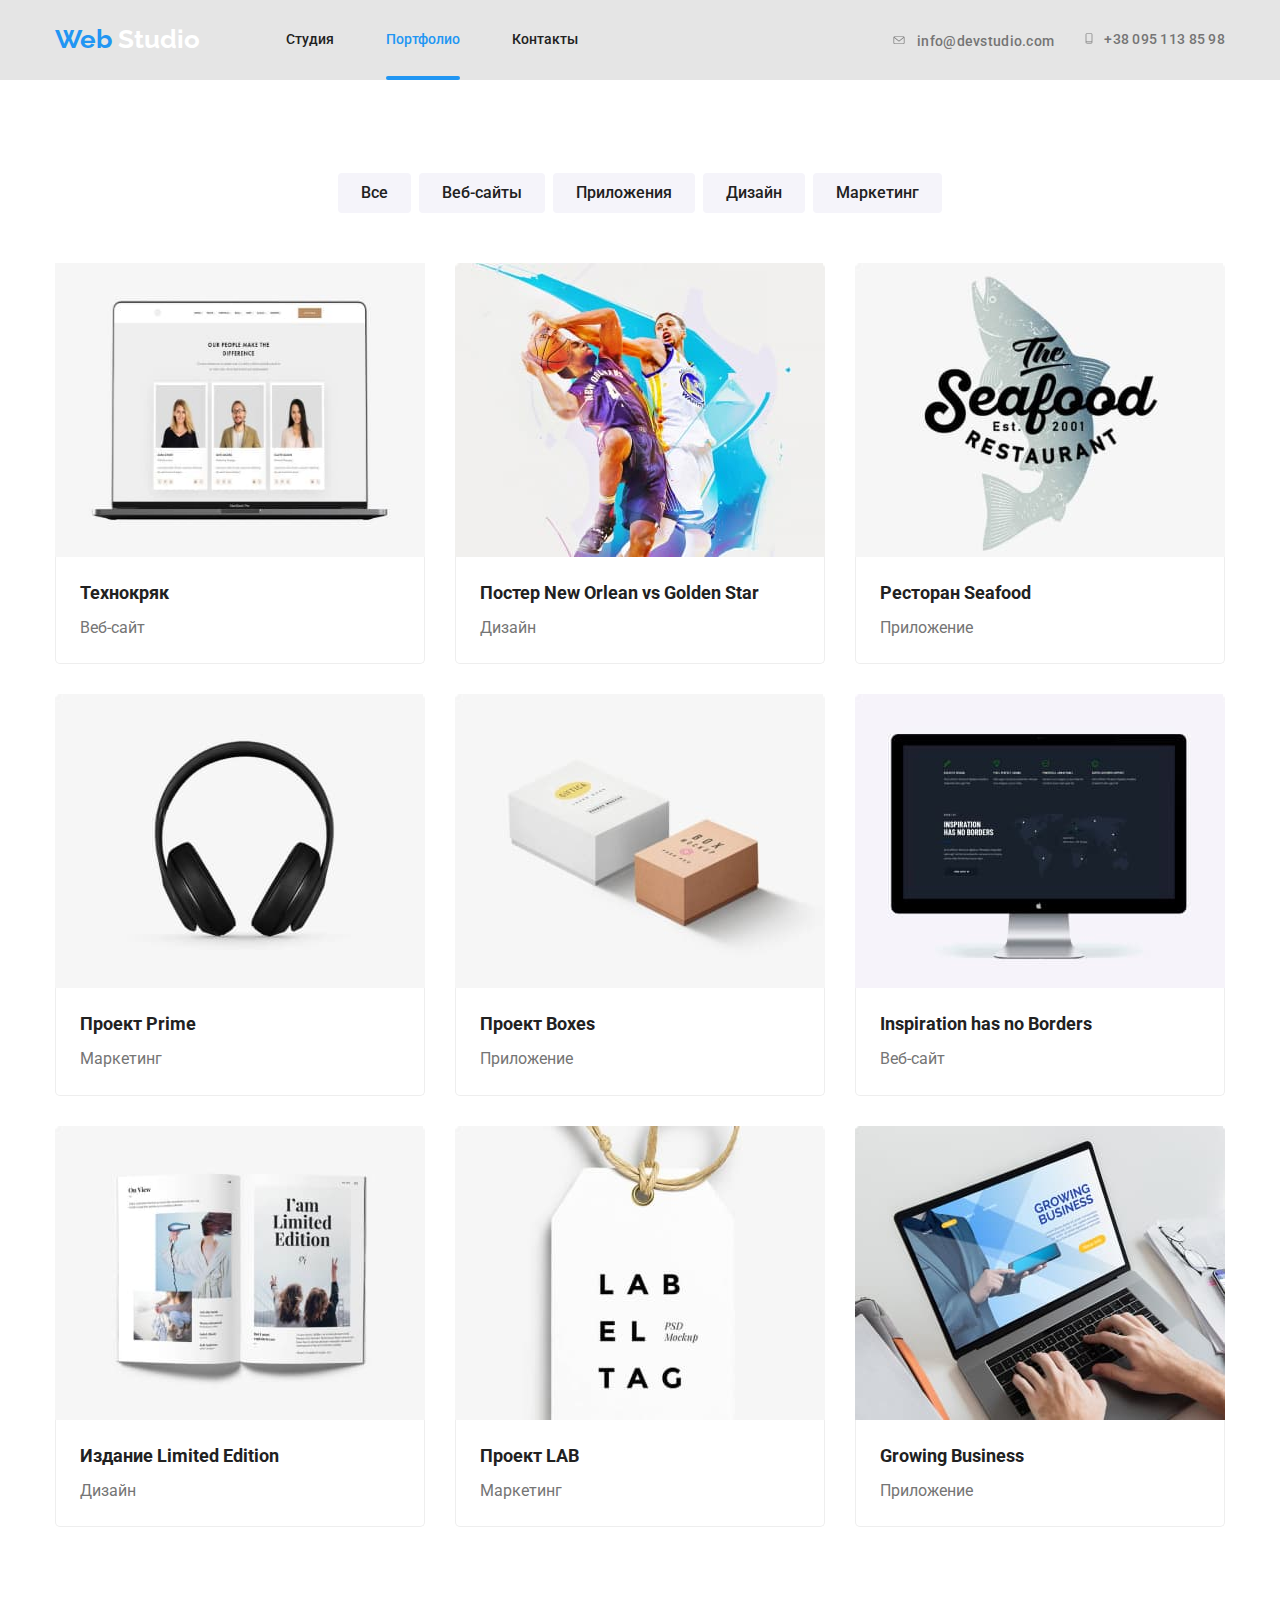
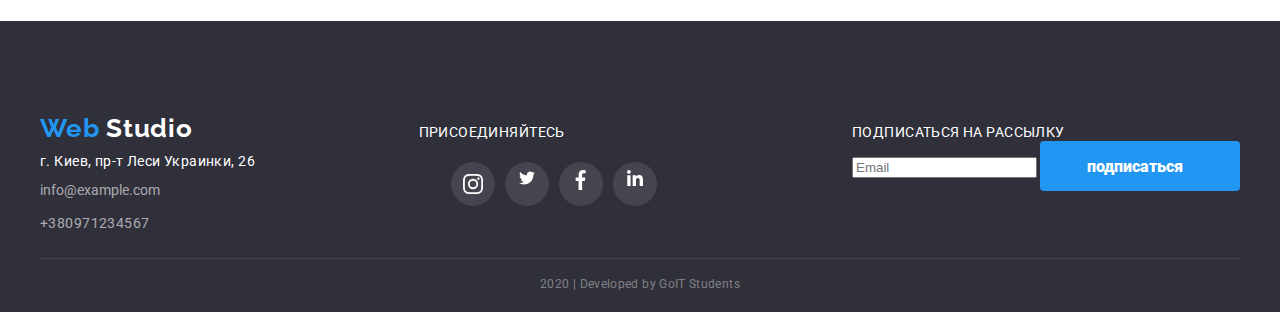
<file: portfolio.html>
<!DOCTYPE html>
<html lang="ru">
  <head>
    <meta charset="UTF-8" />
    <meta name="viewport" content="width=device-width, initial-scale=1.0" />
    <link
      href="https://fonts.googleapis.com/css2?family=Raleway:wght@700;900&family=Roboto:wght@400;500;700;900&display=swap"
      rel="stylesheet"
    />
    <title>Document</title>
    <link rel="stylesheet" href="./css/styles.css" />
  </head>
  <body>
    <!-- Шапка сайта -->
    <header class="header">
      <div class="container header-links">
        <nav class="nav">
          <a href="" class="logo" rel=""
            >Web <span class="logo-web">Studio</span>
          </a>
          <ul class="list-nav list">
            <li class="item">
              <a href="./index.html" class="link" rel="">Студия</a>
            </li>
            <li class="item">
              <a href="./portfolio.html" class="link current" rel=""
                >Портфолио</a
              >
            </li>
            <li class="item"><a href="" class="link" rel="">Контакты</a></li>
          </ul>
        </nav>
        <address class="main-adr">
          <ul class="auth-nav list">
            <li class="item navigation">
              <a href="/" class="link trew" rel="">
                <svg class="gmail icon">
                  <use
                    href="images/sprayt.svg#gmail"
                    width="16"
                    height="11"
                    x=""
                    y="2"
                    class="telef-use"
                  ></use>
                </svg>
                info@devstudio.com
              </a>
            </li>

            <li class="item navigation">
              <a href="tel:+380951138598" class="telefon link trew">
                <svg class="telef icon">
                  <use
                    href="images/sprayt.svg#telefon"
                    width="10"
                    height="15"
                    x=""
                    y=""
                    class="telef-use"
                  ></use>
                </svg>
                +38 095 113 85 98
              </a>
            </li>
          </ul>
        </address>
      </div>
    </header>

    <!--Герой-->
    <!-- <h1>Страница портфолио </h1> -->
    <main class="mein">
      <div class="contein">
        <ul class="projects list">
          <li class="bot">
            <button type="button" class="one">Все</button>
          </li>
          <li class="bot">
            <button type="button" class="one">Веб-сайты</button>
          </li>
          <li class="bot">
            <button type="button" class="one">Приложения</button>
          </li>
          <li class="bot">
            <button type="button" class="one">Дизайн</button>
          </li>
          <li class="bot">
            <button type="button" class="one">Маркетинг</button>
          </li>
        </ul>
      </div>

      <!--Сайт-->

      <div class="jk">
        <ul class="list flex-container">
          <li class="flex-element">
            <a href="" class="list-nav">
              <div class="overl">
                <img
                  src="./foto/imgportf.jpg"
                  alt=""
                  width="370"
                  height="294"
                  class="img"
                />
                <p class="project-descript">
                  Технокряк это современная площадка распространения
                  коронавируса. Компании используют эту платформу для цифрового
                  шпионажа и атак на защищённые сервера конкурентов.
                </p>
              </div>
              <div class="border">
                <h2 class="title-name">Технокряк</h2>
                <p class="text list">Веб-сайт</p>
              </div>
            </a>
          </li>

          <li class="flex-element">
            <a href="" class="list-nav">
              <div class="overl">
                <img
                  src="./foto/img(1).jpg"
                  alt=""
                  width="370"
                  height="294"
                  class="img"
                />
                <p class="project-descript">
                  Технокряк это современная площадка распространения
                  коронавируса. Компании используют эту платформу для цифрового
                  шпионажа и атак на защищённые сервера конкурентов.
                </p>
              </div>
              <div class="border">
                <h2 class="title-name">Постер New Orlean vs Golden Star</h2>
                <p class="text list">Дизайн</p>
              </div>
            </a>
          </li>

          <li class="flex-element">
            <a href="" class="list-nav">
              <div class="overl">
                <img
                  src="./foto/img(2).jpg"
                  alt=""
                  width="370"
                  height="294"
                  class="img"
                />
                <p class="project-descript">
                  Технокряк это современная площадка распространения
                  коронавируса. Компании используют эту платформу для цифрового
                  шпионажа и атак на защищённые сервера конкурентов.
                </p>
              </div>
              <div class="border">
                <h2 class="title-name">Ресторан Seafood</h2>
                <p class="text list">Приложение</p>
              </div>
            </a>
          </li>

          <li class="flex-element">
            <a href="" class="list-nav">
              <div class="overl">
                <img
                  src="./foto/img(3).jpg"
                  alt=""
                  width="370"
                  height="294"
                  class="img"
                />
                <p class="project-descript">
                  Технокряк это современная площадка распространения
                  коронавируса. Компании используют эту платформу для цифрового
                  шпионажа и атак на защищённые сервера конкурентов.
                </p>
              </div>
              <div class="border">
                <h2 class="title-name">Проект Prime</h2>
                <p class="text list">Маркетинг</p>
              </div>
            </a>
          </li>

          <li class="flex-element">
            <a href="" class="list-nav">
              <div class="overl">
                <img
                  src="./foto/img(4).jpg"
                  alt=""
                  width="370"
                  height="294"
                  class="img"
                />
                <p class="project-descript">
                  Технокряк это современная площадка распространения
                  коронавируса. Компании используют эту платформу для цифрового
                  шпионажа и атак на защищённые сервера конкурентов.
                </p>
              </div>
              <div class="border">
                <h2 class="title-name">Проект Boxes</h2>
                <p class="text list">Приложение</p>
              </div>
            </a>
          </li>

          <li class="flex-element">
            <a href="" class="list-nav">
              <div class="overl">
                <img
                  src="./foto/img(5).jpg"
                  alt=""
                  width="370"
                  height="294"
                  class="img"
                />
                <p class="project-descript">
                  Технокряк это современная площадка распространения
                  коронавируса. Компании используют эту платформу для цифрового
                  шпионажа и атак на защищённые сервера конкурентов.
                </p>
              </div>
              <div class="border">
                <h2 class="title-name">Inspiration has no Borders</h2>
                <p class="text list">Веб-сайт</p>
              </div>
            </a>
          </li>

          <li class="flex-element">
            <a href="" class="list-nav">
              <div class="overl">
                <img
                  src="./foto/img(6).jpg"
                  alt=""
                  width="370"
                  height="294"
                  class="img"
                />
                <p class="project-descript">
                  Технокряк это современная площадка распространения
                  коронавируса. Компании используют эту платформу для цифрового
                  шпионажа и атак на защищённые сервера конкурентов.
                </p>
              </div>
              <div class="border">
                <h2 class="title-name">Издание Limited Edition</h2>
                <p class="text list">Дизайн</p>
              </div>
            </a>
          </li>
          <li class="flex-element">
            <a href="" class="list-nav">
              <div class="overl">
                <img
                  src="./foto/img(7).jpg"
                  alt=""
                  width="370"
                  height="294"
                  class="img"
                />
                <p class="project-descript">
                  Технокряк это современная площадка распространения
                  коронавируса. Компании используют эту платформу для цифрового
                  шпионажа и атак на защищённые сервера конкурентов.
                </p>
              </div>
              <div class="border">
                <h2 class="title-name">Проект LAB</h2>
                <p class="text list">Маркетинг</p>
              </div>
            </a>
          </li>

          <li class="flex-element">
            <a href="" class="list-nav">
              <div class="overl">
                <img
                  src="./foto/img(8).jpg"
                  alt=""
                  width="370"
                  height="294"
                  class="img"
                />
                <p class="project-descript">
                  Технокряк это современная площадка распространения
                  коронавируса. Компании используют эту платформу для цифрового
                  шпионажа и атак на защищённые сервера конкурентов.
                </p>
              </div>
              <div class="border">
                <h2 class="title-name">Growing Business</h2>
                <p class="text list">Приложение</p>
              </div>
            </a>
          </li>
        </ul>
      </div>
    </main>

    <!-- Футер -->
    <footer class="page-footer">
      <div class="footer">
        <address class="address">
          <!-- <a href="./index.html" class="logo"></a> -->
          <a href="" class="logo logo-footer" rel=""
            >Web<span class="logo-web"> Studio</span>
          </a>

          <span class="address-paragraph">г. Киев, пр-т Леси Украинки, 26</span>
          <a href="" class="address-mail">info@example.com </a>

          <a href="tel:+380971234567" class="address-telefon">
            +380971234567
          </a>
        </address>
        <div class="join">
          <p class="join-paragraph">присоединяйтесь</p>
          <ul class="social-networks list link fot-ul">
            <li class="networks-inst netwo faseb">
              <a href="" aria-label="Facebook Link" class="social-link">
                <svg class="social-icon faseb-icon">
                  <use
                    href="images/sprayt.svg#instagram"
                    width="20"
                    height="20"
                  ></use>
                </svg>
              </a>
            </li>

            <li class="networks-tvit netwo faseb">
              <a href="" aria-label="Instagram Link">
                <svg class="social-icon faseb-icon">
                  <use
                    href="images/sprayt.svg#twitter"
                    width="20"
                    height="16"
                  ></use>
                </svg>
              </a>
            </li>

            <li class="networks-f netwo faseb">
              <a href="" aria-label="Twitter Link">
                <svg class="social-icon faseb-icon">
                  <use
                    href="images/sprayt.svg#facebook"
                    width="20"
                    height="20"
                  ></use>
                </svg>
              </a>
            </li>

            <li class="networks-link netwo faseb">
              <a href="" aria-label="Linkedin Link">
                <svg class="social-icon faseb-icon">
                  <use
                    href="images/sprayt.svg#linkedin"
                    width="20"
                    height="16"
                  ></use>
                </svg>
              </a>
            </li>
          </ul>
        </div>
        <div class="subscription">
          <p class="subscription-name">подписаться на рассылку</p>
          <form class="form">
            <input type="email" name="email" placeholder="Email" />
            <button class="buton">подписаться</button>
          </form>
        </div>
      </div>

      <div class="developed">
        2020 | Developed by GoIT Students
      </div>
    </footer>
  </body>
</html>
</file>
<file: css/styles.css>
html {
  box-sizing: border-box;
}

*,
*::before,
*::after {
  box-sizing: inherit;
}

/* Основной цвет  #757575 */
/* Вторичный цвет  #212121 */
/* акцент  #2196F3 */
/* белий:#FFFFFF */
/* футер: rgba(255, 255, 255, 0.4) */
/* background: #F5F4FA; */
:root {
  --primary-text-color: #757575;
  --title-text-color: #212121;
  --accent-color: #2196f3;
  --primary-white-color: #ffffff;
  --background: #e5e5e5;
  --футер: #2f303a;
  --футер: rgba(255, 255, 255, 0.4);
}

body {
  margin: 0;
  /* padding-top: 80px; */
  color: #757575;
  background-color: var(--background);
  font-family: roboto, sans-serif;
  font-size: 14px;
  line-height: 1.7;
}
img {
  display: block;
  max-width: 100%;
  height: auto;
}

.list {
  list-style: none;
}
.container {
  width: 1200px;
  padding-left: 15px;
  padding-right: 15px;
  margin-left: auto;
  margin-right: auto;
}
/* nav */

/* кнопка */
.buton {
  display: inline-block;
  border: 1px solid transparent;
  border-radius: 4px;
  padding: 10px 32px;
  min-width: 200px;
  height: 50px;

  font-family: inherit;
  font-weight: 900;
  font-size: 16px;
  line-height: 1.9;
  text-align: center;
}
/* logo */
.logo .logo-web.studio {
  color: var(--title-text-color);
}

.logo {
  color: var(--accent-color);
  font-family: Raleway, sans-serif;
  font-weight: 700;
  font-size: 26px;
  line-height: 1.2;
  text-decoration: none;
  transition: all 250ms cubic-bezier(0.4, 0, 0.2, 1);
}
/* identical to box height */

.logo .logo-web {
  color: var(--primary-white-color);
  transition: color 250ms cubic-bezier(0.4, 0, 0.2, 1);
}

.logo .logo-web:hover {
  color: var(--accent-color);
}

.logo:hover {
  color: var(--title-text-color);
}

.header {
  width: 100%;
  background-color: var(--background);
}

.nav {
  display: flex;
  align-items: center;
}

.list {
  list-style: none;
  padding: 0;
  margin: 0;
  display: flex;
  /* justify-content: center; */
}

/* Site nav */
.list-nav .link {
  color: var(--title-text-color);

  font-weight: 500;
  font-size: 14px;
  line-height: 1.1;
  transition: color 250ms cubic-bezier(0.4, 0, 0.2, 1);
}

.auth-nav .link {
  font-weight: 500;
  font-size: 14px;
  line-height: 1.2;
  color: var(--primary-text-color);
  display: flex;

  font-style: normal;
  letter-spacing: 0.02em;
  transition: color 250ms cubic-bezier(0.4, 0, 0.2, 1);
}

.auth-nav .telefon {
  font-weight: 500;
  font-size: 14px;
  line-height: 1.2;
  color: #757575;
  text-decoration: none;

  font-style: normal;
  letter-spacing: 0.02em;
  transition: color 250ms cubic-bezier(0.4, 0, 0.2, 1);
}

.list .link {
  text-decoration: none;
}
.list-nav .link:focus,
.list-nav .link:hover {
  color: var(--accent-color);
  display: block;
  border-radius: 0px;
}

.list-nav {
  /* display: flex; */
  margin-left: 86px;
}

.list-nav .link {
  display: block;
}

.list-nav .item + .item {
  margin-left: 52px;
}

.list-nav .link.current {
  color: var(--accent-color);
}

.current {
  position: relative;
}

.current::after {
  position: absolute;
  width: 100%;
  content: "";
  margin-top: 28px;

  display: block;
  height: 4px;
  background-color: var(--accent-color);
  border-radius: 2px;
}

.header-links {
  display: flex;
  align-items: center;
  height: 80px;
}

.main-adr {
  margin-left: auto;
}

.main-adr .auth-nav {
  display: flex;
  margin-left: auto;
  justify-content: space-between;
  align-items: baseline;
}
.auth-nav .item + .item {
  margin-left: 30px;
}

.telef {
  width: 10px;
  height: 15px;
  margin-right: 10px;
}

.gmail {
  width: 16px;
  height: 13px;
  margin-right: 10px;
}
.link.trew {
  transition: all 250ms cubic-bezier(0.4, 0, 0.2, 1);
}

.link.trew:hover {
  color: var(--accent-color);
}
.link.trew:hover {
  fill: var(--accent-color);
}
.navigation {
  display: inline-flex;
}
.link.trew:focus {
  color: var(--accent-color);
}
.link.trew:focus {
  fill: var(--accent-color);
}
.link.trew {
  fill: var(--primary-text-color);
}

/* Герой */

.hero-title {
  color: var(--primary-white-color);
  margin-top: 0;
  margin-bottom: 46px;

  font-weight: 900;
  font-size: 44px;
  line-height: 1.4;
  text-align: center;
  text-transform: uppercase;
}
/* секцыя героя */
.main {
  margin: 0;
  padding: 0;
  text-align: center;
}
.hero {
  max-width: 1600px;
  min-height: 600px;
  margin-left: auto;
  margin-right: auto;
  background-image: linear-gradient(
      rgba(47, 48, 58, 0.8),
      rgba(47, 48, 58, 0.8)
    ),
    url(../images/heroy.jpg);
  background-color: var(--primary-white-color);
}

.hero-container {
  width: 646px;
  margin: 0px auto;
  padding: 200px 0px;
  text-align: center;
}

/* section */
.section .section-title {
  color: var(--title-text-color);

  font-weight: 700;
  font-size: 36px;
  line-height: 1.2;
  text-align: center;
}

/* правила */

.feature-list.list {
  margin: 0;
  padding: 0;
  display: flex;
}

.an {
  display: block;
  background: #f5f4fa;
  border-radius: 4px;
  color: black;
  width: 270px;
  height: 120px;
}
.item.icon-mobile::before {
  background-image: url("../images/clock.svg");
}
.item.icon-code::before {
  background-image: url("../images/comp.svg");
}
.item.icon-astron::before {
  background-image: url("../images/astronaut.svg");
}
.items.icon-delivery::before {
  background-image: url("../images/antenna.svg");
}
.item.items::before {
  background-color: #f5f4fa;
  background-repeat: no-repeat;
  background-position: center;
  content: "";
  display: block;
  width: 100%;
  height: 120px;
}

.item .antena {
  background-color: #f5f4fa;
  padding: 24px 102px;
  border-radius: 4px;
  width: 270px;
  height: 120px;
}
.rules {
  padding-top: 94px;
  padding-bottom: 94px;
  background-color: var(--background);
}

.feature-list .feature-list .title {
  margin-top: 30px;
  margin-bottom: 0;

  color: var(--title-text-color);
  font-weight: 700;
  font-size: 14px;
  line-height: 1.14;
  text-transform: uppercase;
}

.feature-list .text {
  margin-bottom: 0;
  margin-top: 10px;
  font-size: 14px;
  line-height: 24px;
  letter-spacing: 0.03em;
  color: #757575;
}

/* Чем мы занимаемся */

.container .list .img {
  width: calc((100% - 30px * 2) / 3);
}
.title {
  font-family: Roboto;
  font-style: normal;

  font-size: 14px;
  line-height: 1.1;
  letter-spacing: 0.03em;
  text-transform: uppercase;

  color: #212121;
}

.applications {
  padding-top: 94px;
  padding-bottom: 94px;
  border-top-width: 1px;
  border-top-style: solid;
  border-top-color: #ececec;
  background-color: #e5e5e5;
}
.feature-list {
  display: flex;
  align-items: baseline;
}
.feature-list .item + .item {
  margin-left: 30px;
}
.feature-list .item {
  width: calc((100% - 90px) / 3);
}

.feature-list .title {
  margin-top: 30px;
  margin-bottom: 0;
}
.list .foto + .foto {
  margin-left: 30px;
}

.list .container-list {
  background: rgba(47, 48, 58, 0.8);
  padding-top: 27px;
  padding-bottom: 27px;
  border-radius: 0px 0px 4px 4px;
}
.im {
  display: block;
}

.section .works {
  margin-top: 0;
  margin-bottom: 0;

  color: var(--primary-white-color);
  font-weight: 700;
  font-size: 14px;
  line-height: 1.14;
  text-align: center;
  letter-spacing: 0.03em;
  text-transform: uppercase;
}

.section .section-title {
  margin-top: 0;
  margin-bottom: 50px;
}

/* наша команда */

.comand {
  background-color: #f5f4fa;
  padding-top: 94px;
  padding-bottom: 94px;
}
.position {
  margin-top: 0;
  margin-bottom: 16px;
  text-align: center;
}

.foto-comand {
  box-shadow: 0px 2px 1px rgba(0, 0, 0, 0.2), 0px 1px 1px rgba(0, 0, 0, 0.14),
    0px 1px 3px rgba(0, 0, 0, 0.12);
}

.networ {
  /* padding: 0;
  margin-right: 10px;
  display: flex;
  width: 44px;
  height: 44px;
  justify-content: center;
  align-items: center; */
  border-radius: 50%;

  transition: background-color 250ms cubic-bezier(0.4, 0, 0.2, 1);
}

.networ:focus,
.networ:hover {
  fill: var(--primary-white-color);
  background-color: var(--accent-color);
  border-radius: 50%;
}

.networ:focus .social-icon,
.networ:hover .social-icon {
  fill: white;
}

.social-icon {
  margin: 0;
  padding: 0;
  width: 20px;
  height: 20px;
  fill: #afb1b8;
  transition: fill 250ms cubic-bezier(0.4, 0, 0.2, 1);
}

.social-icon:focus,
.social-icon:hover {
  fill: var(--primary-white-color);
}
.networks-link {
  margin-right: 0;
}

.social-networks {
  display: flex;
  justify-content: space-around;
  margin: 0px 32px 24px;
}
.fot-ul {
  padding-right: 0;
  padding-left: 0;
}
.faseb:focus,
.faseb:hover {
  background-color: var(--accent-color);
}
.list .foto {
  box-sizing: border-box;
  background: url(team-img-2.jpg);
  width: calc((100% - 30px * 2) / 3);
  background-color: #fff;
  border: 1px solid #afb1b8;
  border-radius: 4px;
  transition: border 250ms cubic-bezier(0.4, 0, 0.2, 1);
}
.list .foto:focus {
  border: 1px solid var(--accent-color);
  border-radius: 4px;
}
.section-foto {
  border-radius: 4px 4px 0px 0px;
}

.section .name {
  margin-top: 30px;
  margin-bottom: 10px;

  color: var(--title-text-color);
  font-weight: 500;
  font-size: 16px;
  line-height: 1.14;
  text-align: center;
  letter-spacing: 0.03em;
}

.main .buton {
  color: var(--primary-white-color);
  background-color: var(--accent-color);
  text-decoration: none;
}
.form .buton {
  color: var(--primary-white-color);
  background-color: var(--accent-color);
  text-decoration: none;
}
/* Соцсети */

.social-link {
  width: 44px;
  height: 44px;
  border-radius: 50%;
  display: flex;
  align-items: center;
  justify-content: center;
}
/* Постояные клиенты */

.feature-list .foto {
  width: 170px;
}

.logos .anantena {
  fill: #afb1b8;
  transition: all 250ms cubic-bezier(0.4, 0, 0.2, 1);
}

.foto-link {
  display: flex;
  align-items: center;
  border: none;
}

.foto-link:hover > .logos {
  /* background-color: var(--primary-white-color); */
  border: 2px solid #2196f3;
  box-sizing: border-box;
  border-radius: 4px;
}
.foto-link .logos:focus > .color,
.foto-link .logos:hover > .color {
  fill: var(--accent-color);
}

.foto-link:focus > .logos {
  border: 1px solid #2196f3;
  border-radius: 4px;
}
.foto-link .logos:focus > .color.antena {
  fill: var(--primary-text-color);
}

.logos {
  display: block;
  border-radius: 4px;
  color: #afb1b8;
  width: 170px;
  height: 90px;
  background: white;
  transition: all 250ms cubic-bezier(0.4, 0, 0.2, 1);
}

.clients {
  padding-top: 94px;
  padding-bottom: 94px;
  background-color: var(--primary-white-color);
}
.fot {
  width: 170px;
  height: 90px;
  border: 1px solid #afb1b8;
  border-radius: 4px;
  display: block;
}

.list .fotos {
  background: #e5e5e5;
}

/* footer */

footer {
  background-color: #2f303a;
}
.page-footer .address {
  display: flex;
  flex-direction: column;
  font-style: normal;
}
.logo-footer {
  margin-bottom: 10px;
  letter-spacing: 0.03em;
}

.address-paragraph {
  color: var(--primary-white-color);
  margin-bottom: 9px;

  letter-spacing: 0.03em;
  font-style: normal;
  font-weight: 400;
  font-size: 14px;
  line-height: 1.14;
}
.address-mail {
  text-decoration: none;
  font-weight: 400;
  color: rgba(255, 255, 255, 0.6);
  margin-bottom: 9px;
  font-style: normal;
  font-size: 14px;
  line-height: 1.7;
}
.join {
  display: inline-block;
}

.join-paragraph {
  margin-bottom: 21px;

  font-weight: 400;
  color: var(--primary-white-color);
  line-height: 1.14;
  letter-spacing: 0.03em;
  text-transform: uppercase;
}

.social-networks .net + .net {
  margin-left: 20px;
}

.netwo:last-child {
  margin: 0;
}

.netwo {
  display: flex;
  justify-content: center;
  margin-right: 10px;
  align-items: center;
}

.subscription-name {
  margin-top: 56px;
  margin-bottom: 0;

  font-weight: 400;
  font-size: 14px;
  line-height: 1.14;
  letter-spacing: 0.03em;
  text-transform: uppercase;
  color: var(--primary-white-color);
}

.buton-icon {
  color: blue;
}
.buton::after {
  content: "";
  width: 24px;
  height: 24px;
  background-image: url(../images/sprayt.svg#gmail);
  background-size: contain;
  background-position: center;
  margin-left: 10px;
}

.developed {
  padding-top: 18px;
  padding-bottom: 21px;

  font-weight: 400;
  font-size: 12px;
  line-height: 1.2;
  text-align: center;
  letter-spacing: 0.03em;

  color: rgba(255, 255, 255, 0.4);
}
.address {
  /* margin-right: auto; */
  margin-bottom: 22px;
}

/* footer */
/* footer */

.faseb {
  background: rgba(255, 255, 255, 0.1);
  border-radius: 50%;
  color: white;
  transition: background-color 250ms cubic-bezier(0.4, 0, 0.2, 1);
  width: 44px;
  height: 44px;
  border-radius: 50%;
  padding: 0;
}
.faseb-icon {
  fill: var(--primary-white-color);
}

.footer {
  padding-top: 48px;
  justify-content: space-between;
  align-items: baseline;
  display: flex;
  width: 1200px;
  margin-left: auto;
  margin-right: auto;

  border-bottom-width: 1px;
  border-bottom-style: solid;
  border-bottom-color: rgba(255, 255, 255, 0.1);
}

.address .address-telefon {
  text-decoration: none;
  font-weight: normal;
  font-size: 14px;
  line-height: 1.7;
  font-style: normal;
  letter-spacing: 0.03em;
  color: rgba(255, 255, 255, 0.6);
}
.address .list {
  display: block;
}

/* PORTFOLIO.HTML  */
/* PORTFOLIO.HTML  */
/* PORTFOLIO.HTML  */

.mein {
  margin-left: auto;
  margin-right: auto;
  background-color: var(--primary-white-color);
}
.projects .one:focus,
.projects .one:hover {
  color: var(--primary-white-color);
  background-color: var(--accent-color);
  /* border-color: var(--accent-color); */
}

.projects .one {
  padding-right: 22px;
  padding-left: 22px;
  padding-bottom: 6px;
  padding-top: 6px;

  color: var(--title-text-color);
  font-family: Roboto;
  font-weight: 500;
  font-size: 16px;
  line-height: 1.6;
  background-color: #f5f4fa;
  border: 1px solid transparent;
  border-radius: 4px;
  transition: all 250ms cubic-bezier(0.4, 0, 0.2, 1);
}

.contein {
  padding-top: 93px;
  padding-bottom: 50px;
  padding-left: 15px;
  padding-right: 15px;
  margin-right: auto;
  margin-left: auto;
  width: 1200px;
}

.projects.list .one.important {
  background: #2196f3;
  color: #ffffff;
}
/* сайт */
.jk {
  width: 1200px;
  padding-left: 15px;
  padding-right: 15px;
  margin-right: auto;
  margin-left: auto;

  padding-bottom: 94px;
  align-items: center;
}

.overl {
  position: relative;
  overflow: hidden;
}

.flex-element a:focus .project-descript,
.flex-element a:hover .project-descript {
  transform: translateY(0%);
  transition: transform 250ms cubic-bezier(0.4, 0, 0.2, 1);
}

.project-descript {
  position: absolute;
  top: 0;
  transform: translateY(100%);
  display: flex;
  justify-content: center;
  align-items: center;
  min-width: 100%;
  height: 100%;
  padding: 63px 24px 63px 24px;
  margin: 0px;
  /* padding: 0px 24px; */
  color: #ffffff;
  background: rgba(33, 150, 243, 0.9);
  font-weight: 400;
  font-size: 18px;
  line-height: 1.56;
  transition: transform 250ms cubic-bezier(0.4, 0, 0.2, 1);
}

.flex-container {
  display: flex;
  flex-wrap: wrap;
}

.flex-container .list-nav {
  display: block;
}

/* .projects .list { 
  justify-content: center;
} */

.projects {
  justify-content: center;
}

.projects .bot + .bot {
  margin-left: 8px;
}

.flex-element:nth-child(3n) {
  margin-right: 0;
}
.img {
  display: block;
  width: 370px;
  height: 294px;
}
.flex-element:nth-last-child(-n + 3) {
  margin-bottom: 0;
}

.flex-element {
  width: calc((100% - 60px) / 3);
  margin-right: 30px;
  margin-bottom: 30px;
  transition: all 250ms cubic-bezier(0.4, 0, 0.2, 1);
  overflow: hidden;
}

.list .title-name {
  font-weight: 700;
  font-size: 18px;
  line-height: 1.8;
  color: var(--title-text-color);
  margin-top: 0;
  margin-bottom: 4px;
}

.list .text.list {
  margin-top: 0;
  margin-bottom: 0;
  font-size: 16px;
  line-height: 1.88;
  color: var(--primary-text-color);
  font-weight: 400;
}
.list .list-nav {
  text-decoration: none;
  margin: 0;
  padding: 0;
}
.list .list.one {
  font-size: 18px;
  line-height: 1.6;
  color: #ffffff;
}

.border {
  box-sizing: border-box;
  border-bottom-right-radius: 5px;
  border-bottom-left-radius: 5px;
  background: #ffffff;
  border: 1px solid #eeeeee;

  border-top: none;
  padding: 24px;
  padding: 20px 24px;
}
</file>
